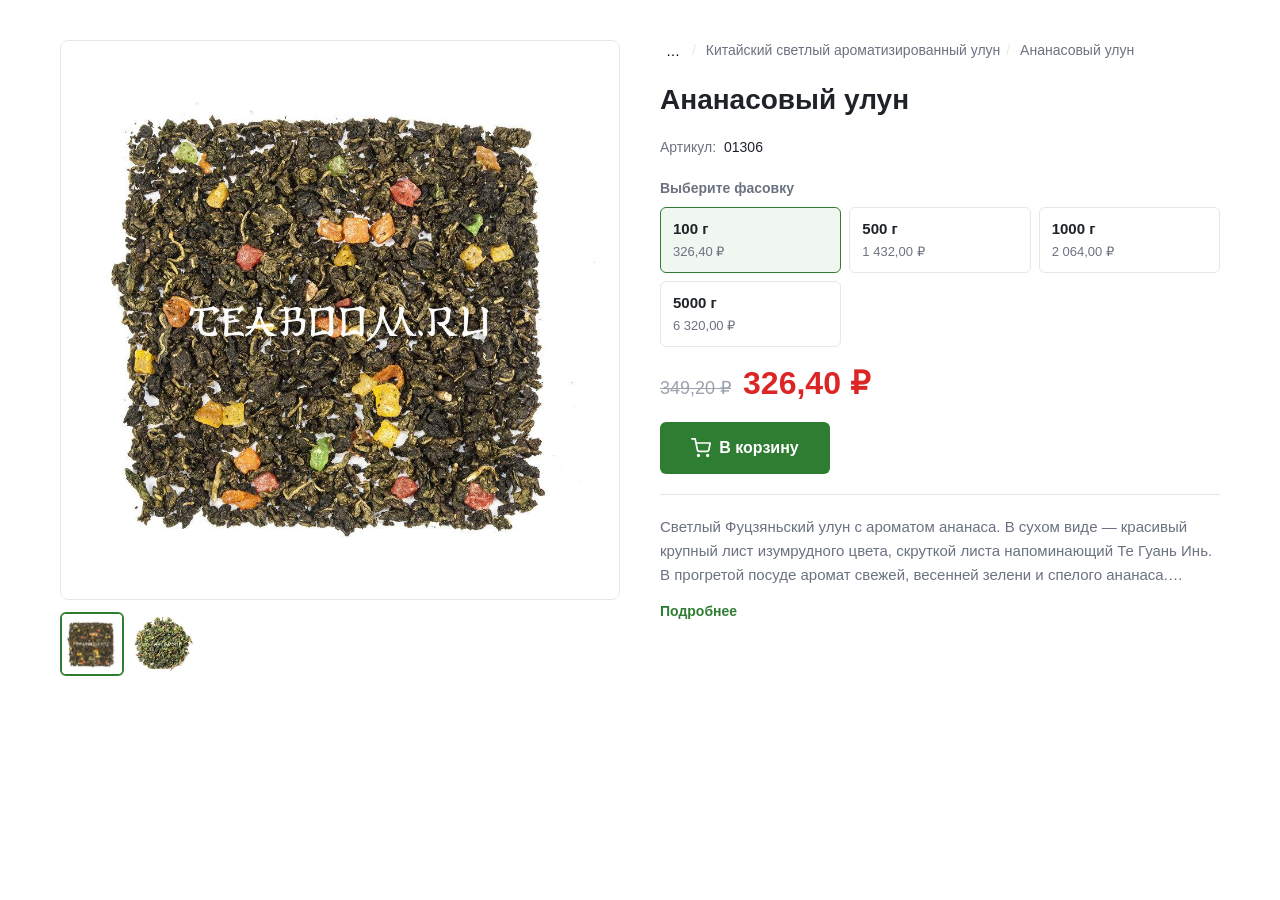
<file: index.html>
<!DOCTYPE html>
<html lang="ru">

<head>
    <meta charset="UTF-8">
    <meta name="viewport" content="width=device-width, initial-scale=1.0">
    <meta name="description"
        content="Ананасовый улун — светлый Фуцзяньский улун с ароматом ананаса. Купить в интернет-магазине.">
    <title>Ананасовый улун — купить | Интернет-магазин</title>
    <link rel="canonical" href="https://teaboom.ru/product/ananasovij-ulun">
    <link rel="stylesheet" href="css/normalize.css" type="text/css">
    <link rel="stylesheet" href="css/style.css" type="text/css">

    <!-- Open Graph -->
    <link rel="shortcut icon" href="favicon.ico" type="image/ico">

    <meta property="og:type" content="product">
    <meta property="og:title" content="Ананасовый улун">
    <meta property="og:description" content="Светлый Фуцзяньский улун с ароматом ананаса.">
    <meta property="og:image" content="images/e4bb1618-fb80-41e2-8758-86f884ce095d.jpg">
    <meta property="og:url" content="https://teaboom.ru/product/ananasovij-ulun">
    <meta property="product:price:amount" content="326.40">
    <meta property="product:price:currency" content="RUB">
    <script src="js/product.js" defer></script>
</head>

<body>

    <main>
        <article class="product" itemscope itemtype="https://schema.org/Product">

            <section class="product__gallery" aria-label="Изображения товара">
                <figure class="product__figure">
                    <img class="product__image" id="product-main-image"
                        src="images/product/e4bb1618-fb80-41e2-8758-86f884ce095d.jpg" width="800" height="800"
                        alt="Ананасовый улун — крупный скрученный лист изумрудного цвета" itemprop="image"
                        loading="eager" fetchpriority="high">
                    <figcaption class="product__caption visually-hidden">
                        Ананасовый улун, сухой лист
                    </figcaption>
                </figure>

                <ul class="product__thumbs" role="list">
                    <li>
                        <button type="button" class="product__thumb is-active" aria-label="Показать изображение 1"
                            aria-current="true" data-image-src="images/product/e4bb1618-fb80-41e2-8758-86f884ce095d.jpg"
                            data-image-alt="Ананасовый улун — крупный скрученный лист изумрудного цвета">
                            <img src="images/product/e4bb1618-fb80-41e2-8758-86f884ce095d.jpg" width="60" height="60"
                                alt="">
                        </button>
                    </li>
                    <li>
                        <button type="button" class="product__thumb" aria-label="Показать изображение 2"
                            data-image-src="images/product/698cfc7a-2fea-4824-a919-7c69cad98195.jpg"
                            data-image-alt="Ананасовый улун в прогретой посуде">
                            <img src="images/product/698cfc7a-2fea-4824-a919-7c69cad98195.jpg" width="60" height="60"
                                alt="">
                        </button>
                    </li>
                </ul>
            </section>

            <section class="product__info" aria-labelledby="product-title">

                <nav class="product__breadcrumbs" aria-label="Хлебные крошки">
                    <ol class="breadcrumbs" id="breadcrumbs" itemscope itemtype="https://schema.org/BreadcrumbList">

                        <li itemprop="itemListElement" itemscope itemtype="https://schema.org/ListItem">
                            <a itemprop="item" href="https://teaboom.ru/category-root">
                                <span itemprop="name">Каталог</span>
                            </a>
                            <meta itemprop="position" content="1">
                        </li>

                        <li itemprop="itemListElement" itemscope itemtype="https://schema.org/ListItem">
                            <a itemprop="item" href="https://teaboom.ru/category-ulun">
                                <span itemprop="name">Улун</span>
                            </a>
                            <meta itemprop="position" content="2">
                        </li>

                        <li itemprop="itemListElement" itemscope itemtype="https://schema.org/ListItem">
                            <a itemprop="item" href="https://teaboom.ru/category-aromatizirovannyj-ulun">
                                <span itemprop="name">Ароматизированный улун</span>
                            </a>
                            <meta itemprop="position" content="3">
                        </li>

                        <li itemprop="itemListElement" itemscope itemtype="https://schema.org/ListItem">
                            <a itemprop="item" href="https://teaboom.ru/category-kitajskij-aromatizirovannyj-ulun">
                                <span itemprop="name">Китайский ароматизированный улун</span>
                            </a>
                            <meta itemprop="position" content="4">
                        </li>

                        <li itemprop="itemListElement" itemscope itemtype="https://schema.org/ListItem">
                            <a itemprop="item"
                                href="https://teaboom.ru/category-kitajskij-svetlyj-aromatizirovannyj-ulun">
                                <span itemprop="name">Китайский светлый ароматизированный улун</span>
                            </a>
                            <meta itemprop="position" content="5">
                        </li>

                        <li itemprop="itemListElement" itemscope itemtype="https://schema.org/ListItem">
                            <span itemprop="name" aria-current="page">Ананасовый улун</span>
                            <meta itemprop="position" content="6">
                        </li>

                    </ol>
                </nav>

                <h1 class="product__title" id="product-title" itemprop="name">
                    Ананасовый улун
                </h1>

                <p class="product__sku">
                    <span class="product__sku-label">Артикул:</span>
                    <span class="product__sku-value" id="product-sku" itemprop="sku">01306</span>
                </p>

                <fieldset class="product__variants">
                    <legend class="product__variants-legend">Выберите фасовку</legend>

                    <div class="product__variants-list" role="radiogroup" aria-label="Фасовка">
                        <label class="product__variant">
                            <input type="radio" name="variant" value="1306" data-sku="01306" data-price="326.40"
                                data-old-price="349.20" checked>
                            <span class="product__variant-name">100 г</span>
                            <span class="product__variant-price">326,40 ₽</span>
                        </label>

                        <label class="product__variant">
                            <input type="radio" name="variant" value="1307" data-sku="01307" data-price="1432.00"
                                data-old-price="1646.00">
                            <span class="product__variant-name">500 г</span>
                            <span class="product__variant-price">1 432,00 ₽</span>
                        </label>

                        <label class="product__variant">
                            <input type="radio" name="variant" value="1308" data-sku="01308" data-price="2064.00"
                                data-old-price="2592.00">
                            <span class="product__variant-name">1000 г</span>
                            <span class="product__variant-price">2 064,00 ₽</span>
                        </label>

                        <label class="product__variant">
                            <input type="radio" name="variant" value="1309" data-sku="01309" data-price="6320.00"
                                data-old-price="8710.00">
                            <span class="product__variant-name">5000 г</span>
                            <span class="product__variant-price">6 320,00 ₽</span>
                        </label>
                    </div>
                </fieldset>

                <div class="product__price" itemprop="offers" itemscope itemtype="https://schema.org/Offer">
                    <meta itemprop="priceCurrency" content="RUB">
                    <meta itemprop="availability" content="https://schema.org/InStock">
                    <link itemprop="url" href="https://example.com/product/ananasovij-ulun">

                    <p class="product__price-old" id="product-old-price" hidden>
                        <span class="visually-hidden">Старая цена:</span>
                        <s class="product__price-old-value">
                            <span id="product-old-price-value">349,20 ₽</span>
                        </s>
                    </p>

                    <p class="product__price-current" id="product-price-current">
                        <span class="visually-hidden">Текущая цена:</span>
                        <strong class="product__price-value" itemprop="price" content="326.40">
                            <span id="product-price-value">326,40 ₽</span>
                        </strong>
                    </p>
                </div>

                <div class="product__actions">
                    <button type="button" class="button button--primary product__add-to-cart" id="add-to-cart"
                        data-product-id="71" aria-describedby="cart-status">
                        <svg class="button__icon" width="20" height="20" aria-hidden="true" focusable="false"
                            viewBox="0 0 24 24" fill="none" stroke="currentColor" stroke-width="2"
                            stroke-linecap="round" stroke-linejoin="round">
                            <circle cx="9" cy="21" r="1"></circle>
                            <circle cx="20" cy="21" r="1"></circle>
                            <path d="M1 1h4l2.68 13.39a2 2 0 0 0 2 1.61h9.72a2 2 0 0 0 2-1.61L23 6H6"></path>
                        </svg>
                        <span class="button__text">В корзину</span>
                    </button>

                    <p id="cart-status" class="product__cart-status visually-hidden" role="status" aria-live="polite">
                    </p>
                </div>

                <section class="product__description" aria-labelledby="product-description-title">
                    <h2 class="product__description-title visually-hidden" id="product-description-title">
                        Описание
                    </h2>
                    <div class="max-heigth-block" data-max-textLine="3">
                        <div class="max-heigth-block__text">
                            <p class="product__description-text" itemprop="description">
                                Светлый Фуцзяньский улун с ароматом ананаса. В сухом виде — красивый крупный лист
                                изумрудного
                                цвета, скруткой листа напоминающий Те Гуань Инь. В прогретой посуде аромат свежей,
                                весенней
                                зелени и спелого ананаса. Скрученный лист медленно раскрывается, отдавая весь свой
                                аромат. Тем,
                                кому пришёлся по вкусу этот чай, может также понравиться связанный чай «Ананасовый рай».
                            </p>
                        </div>
                        <div>
                            <a class="product__description-link max-heigth-block__button">
                                Подробнее
                            </a>
                        </div>
                    </div>
                </section>

            </section>
        </article>
    </main>


</body>

</html>
</file>
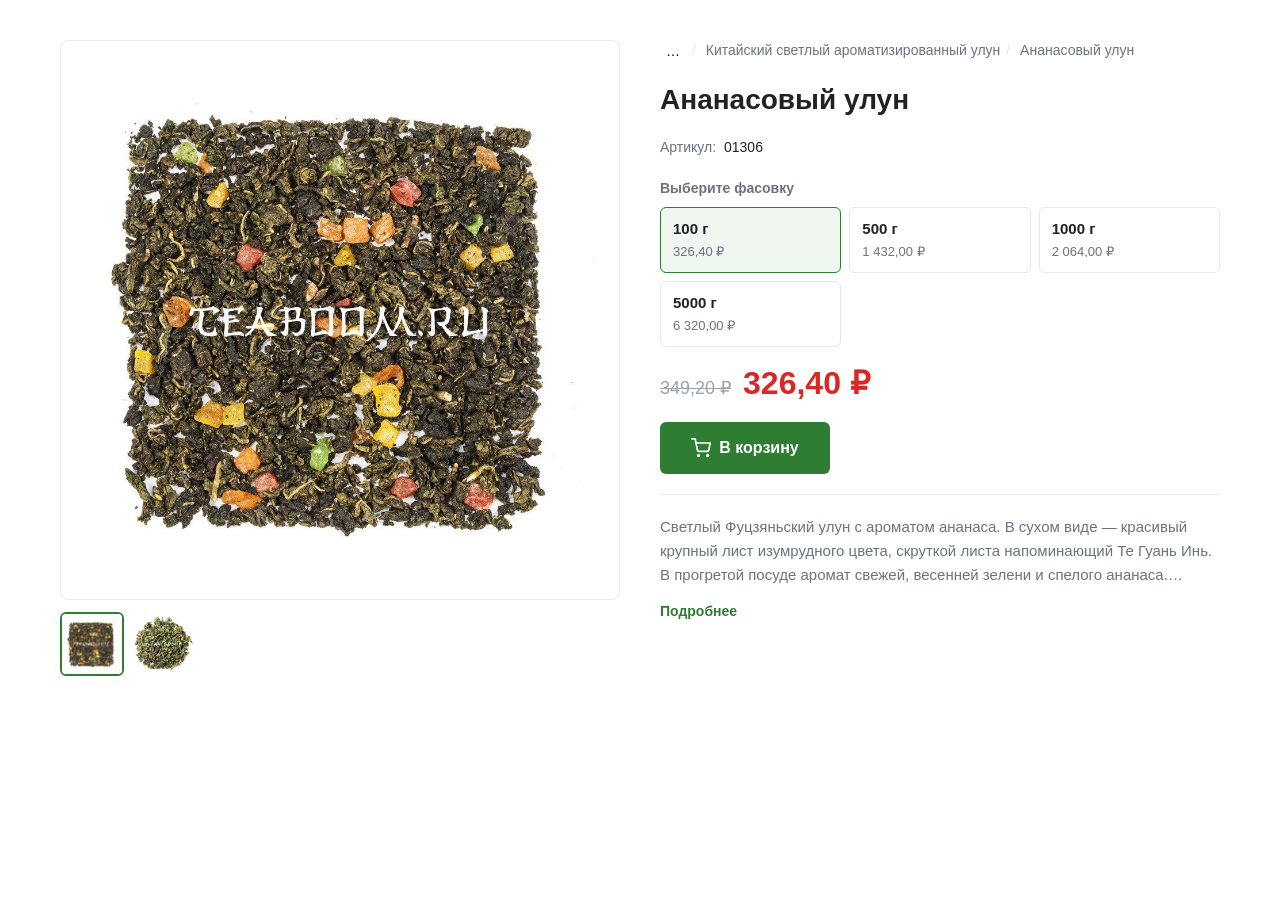
<file: test.html>
<!DOCTYPE html>
<html lang="ru">

<head>
    <meta charset="UTF-8">
    <meta name="viewport" content="width=device-width, initial-scale=1.0">
    <meta name="description"
        content="Ананасовый улун — светлый Фуцзяньский улун с ароматом ананаса. Купить в интернет-магазине.">
    <title>Ананасовый улун — купить | Интернет-магазин</title>
    <link rel="canonical" href="https://teaboom.ru/product/ananasovij-ulun">
    <link rel="stylesheet" href="/css/normalize.css" type="text/css">
    <link rel="stylesheet" href="/css/style.css" type="text/css">

    <!-- Open Graph -->
    <link rel="shortcut icon" href="/favicon.ico" type="image/ico">

    <meta property="og:type" content="product">
    <meta property="og:title" content="Ананасовый улун">
    <meta property="og:description" content="Светлый Фуцзяньский улун с ароматом ананаса.">
    <meta property="og:image" content="/images/e4bb1618-fb80-41e2-8758-86f884ce095d.jpg">
    <meta property="og:url" content="https://teaboom.ru/product/ananasovij-ulun">
    <meta property="product:price:amount" content="326.40">
    <meta property="product:price:currency" content="RUB">
    <script src="/js/product.js" defer></script>
</head>

<body>

    <main>
        <article class="product" itemscope itemtype="https://schema.org/Product">

            <section class="product__gallery" aria-label="Изображения товара">
                <figure class="product__figure">
                    <img class="product__image" id="product-main-image"
                        src="/images/product/e4bb1618-fb80-41e2-8758-86f884ce095d.jpg" width="800" height="800"
                        alt="Ананасовый улун — крупный скрученный лист изумрудного цвета" itemprop="image"
                        loading="eager" fetchpriority="high">
                    <figcaption class="product__caption visually-hidden">
                        Ананасовый улун, сухой лист
                    </figcaption>
                </figure>

                <ul class="product__thumbs" role="list">
                    <li>
                        <button type="button" class="product__thumb is-active" aria-label="Показать изображение 1"
                            aria-current="true"
                            data-image-src="/images/product/e4bb1618-fb80-41e2-8758-86f884ce095d.jpg"
                            data-image-alt="Ананасовый улун — крупный скрученный лист изумрудного цвета">
                            <img src="/images/product/e4bb1618-fb80-41e2-8758-86f884ce095d.jpg" width="60" height="60"
                                alt="">
                        </button>
                    </li>
                    <li>
                        <button type="button" class="product__thumb" aria-label="Показать изображение 2"
                            data-image-src="/images/product/698cfc7a-2fea-4824-a919-7c69cad98195.jpg"
                            data-image-alt="Ананасовый улун в прогретой посуде">
                            <img src="/images/product/698cfc7a-2fea-4824-a919-7c69cad98195.jpg" width="60" height="60"
                                alt="">
                        </button>
                    </li>
                </ul>
            </section>

            <section class="product__info" aria-labelledby="product-title">

                <nav class="product__breadcrumbs" aria-label="Хлебные крошки">
                    <ol class="breadcrumbs" id="breadcrumbs" itemscope itemtype="https://schema.org/BreadcrumbList">

                        <li itemprop="itemListElement" itemscope itemtype="https://schema.org/ListItem">
                            <a itemprop="item" href="/category-root">
                                <span itemprop="name">Каталог</span>
                            </a>
                            <meta itemprop="position" content="1">
                        </li>

                        <li itemprop="itemListElement" itemscope itemtype="https://schema.org/ListItem">
                            <a itemprop="item" href="/category-ulun">
                                <span itemprop="name">Улун</span>
                            </a>
                            <meta itemprop="position" content="2">
                        </li>

                        <li itemprop="itemListElement" itemscope itemtype="https://schema.org/ListItem">
                            <a itemprop="item" href="/category-aromatizirovannyj-ulun">
                                <span itemprop="name">Ароматизированный улун</span>
                            </a>
                            <meta itemprop="position" content="3">
                        </li>

                        <li itemprop="itemListElement" itemscope itemtype="https://schema.org/ListItem">
                            <a itemprop="item" href="/category-kitajskij-aromatizirovannyj-ulun">
                                <span itemprop="name">Китайский ароматизированный улун</span>
                            </a>
                            <meta itemprop="position" content="4">
                        </li>

                        <li itemprop="itemListElement" itemscope itemtype="https://schema.org/ListItem">
                            <a itemprop="item" href="/category-kitajskij-svetlyj-aromatizirovannyj-ulun">
                                <span itemprop="name">Китайский светлый ароматизированный улун</span>
                            </a>
                            <meta itemprop="position" content="5">
                        </li>

                        <li itemprop="itemListElement" itemscope itemtype="https://schema.org/ListItem">
                            <span itemprop="name" aria-current="page">Ананасовый улун</span>
                            <meta itemprop="position" content="6">
                        </li>

                    </ol>
                </nav>

                <h1 class="product__title" id="product-title" itemprop="name">
                    Ананасовый улун
                </h1>

                <p class="product__sku">
                    <span class="product__sku-label">Артикул:</span>
                    <span class="product__sku-value" id="product-sku" itemprop="sku">01306</span>
                </p>

                <fieldset class="product__variants">
                    <legend class="product__variants-legend">Выберите фасовку</legend>

                    <div class="product__variants-list" role="radiogroup" aria-label="Фасовка">
                        <label class="product__variant">
                            <input type="radio" name="variant" value="1306" data-sku="01306" data-price="326.40"
                                data-old-price="349.20" checked>
                            <span class="product__variant-name">100 г</span>
                            <span class="product__variant-price">326,40 ₽</span>
                        </label>

                        <label class="product__variant">
                            <input type="radio" name="variant" value="1307" data-sku="01307" data-price="1432.00"
                                data-old-price="1646.00">
                            <span class="product__variant-name">500 г</span>
                            <span class="product__variant-price">1 432,00 ₽</span>
                        </label>

                        <label class="product__variant">
                            <input type="radio" name="variant" value="1308" data-sku="01308" data-price="2064.00"
                                data-old-price="2592.00">
                            <span class="product__variant-name">1000 г</span>
                            <span class="product__variant-price">2 064,00 ₽</span>
                        </label>

                        <label class="product__variant">
                            <input type="radio" name="variant" value="1309" data-sku="01309" data-price="6320.00"
                                data-old-price="8710.00">
                            <span class="product__variant-name">5000 г</span>
                            <span class="product__variant-price">6 320,00 ₽</span>
                        </label>
                    </div>
                </fieldset>

                <div class="product__price" itemprop="offers" itemscope itemtype="https://schema.org/Offer">
                    <meta itemprop="priceCurrency" content="RUB">
                    <meta itemprop="availability" content="https://schema.org/InStock">
                    <link itemprop="url" href="https://example.com/product/ananasovij-ulun">

                    <p class="product__price-old" id="product-old-price" hidden>
                        <span class="visually-hidden">Старая цена:</span>
                        <s class="product__price-old-value">
                            <span id="product-old-price-value">349,20 ₽</span>
                        </s>
                    </p>

                    <p class="product__price-current" id="product-price-current">
                        <span class="visually-hidden">Текущая цена:</span>
                        <strong class="product__price-value" itemprop="price" content="326.40">
                            <span id="product-price-value">326,40 ₽</span>
                        </strong>
                    </p>
                </div>

                <div class="product__actions">
                    <button type="button" class="button button--primary product__add-to-cart" id="add-to-cart"
                        data-product-id="71" aria-describedby="cart-status">
                        <svg class="button__icon" width="20" height="20" aria-hidden="true" focusable="false"
                            viewBox="0 0 24 24" fill="none" stroke="currentColor" stroke-width="2"
                            stroke-linecap="round" stroke-linejoin="round">
                            <circle cx="9" cy="21" r="1"></circle>
                            <circle cx="20" cy="21" r="1"></circle>
                            <path d="M1 1h4l2.68 13.39a2 2 0 0 0 2 1.61h9.72a2 2 0 0 0 2-1.61L23 6H6"></path>
                        </svg>
                        <span class="button__text">В корзину</span>
                    </button>

                    <p id="cart-status" class="product__cart-status visually-hidden" role="status" aria-live="polite">
                    </p>
                </div>

                <section class="product__description" aria-labelledby="product-description-title">
                    <h2 class="product__description-title visually-hidden" id="product-description-title">
                        Описание
                    </h2>
                    <div class="max-heigth-block" data-max-textLine="3">
                        <div class="max-heigth-block__text">
                            <p class="product__description-text" itemprop="description">
                                Светлый Фуцзяньский улун с ароматом ананаса. В сухом виде — красивый крупный лист
                                изумрудного
                                цвета, скруткой листа напоминающий Те Гуань Инь. В прогретой посуде аромат свежей,
                                весенней
                                зелени и спелого ананаса. Скрученный лист медленно раскрывается, отдавая весь свой
                                аромат. Тем,
                                кому пришёлся по вкусу этот чай, может также понравиться связанный чай «Ананасовый рай».
                            </p>
                        </div>
                        <div>
                            <a class="product__description-link max-heigth-block__button">
                                Подробнее
                            </a>
                        </div>
                    </div>
                </section>

            </section>
        </article>
    </main>


</body>

</html>
</file>
<file: css/style.css>
:root {
    --color-text: #1f2328;
    --color-text-muted: #6b7280;
    --color-border: #e5e7eb;
    --color-bg: #ffffff;
    --color-bg-subtle: #f9fafb;
    --color-primary: #2e7d32;
    --color-primary-hover: #1b5e20;
    --color-price-old: #9ca3af;
    --color-sale: #dc2626;
    --radius: 8px;
    --radius-sm: 6px;
    --gap: 16px;
    --font-base:
        -apple-system, BlinkMacSystemFont, "Segoe UI", Roboto, "Helvetica Neue",
        Arial, sans-serif;
}

*,
*::before,
*::after {
    box-sizing: border-box;
}

html {
    -webkit-text-size-adjust: 100%;
    text-size-adjust: 100%;
}

body {
    margin: 0;
    font-family: var(--font-base);
    font-size: 16px;
    line-height: 1.5;
    color: var(--color-text);
    background: var(--color-bg);
}

img {
    max-width: 100%;
    height: auto;
    display: block;
}

button {
    font: inherit;
    cursor: pointer;
    background-color: inherit;
    border: none;
}

a {
    color: var(--color-primary);
    text-decoration: none;
}

a:hover {
    text-decoration: underline;
}

fieldset {
    border: 0;
    margin: 0;
    padding: 0;
    min-width: 0;
}

legend {
    padding: 0;
}

.visually-hidden {
    position: absolute;
    width: 1px;
    height: 1px;
    padding: 0;
    margin: -1px;
    overflow: hidden;
    clip: rect(0, 0, 0, 0);
    white-space: nowrap;
    border: 0;
}

.product {
    display: grid;
    grid-template-columns: minmax(0, 1fr) minmax(0, 1fr);
    gap: 40px;
    max-width: 1200px;
    margin: 40px auto;
    padding: 0 20px;
}

@media (max-width: 768px) {
    .product {
        grid-template-columns: 1fr;
        gap: 24px;
        margin: 20px auto;
    }
}

/* product__gallery */
.product__gallery {
    /* position: sticky;
            top: 20px; */
    align-self: start;
}

.product__figure {
    margin: 0;
    background: var(--color-bg-subtle);
    border: 1px solid var(--color-border);
    border-radius: var(--radius);
    overflow: hidden;
}

.product__image {
    width: 100%;
    aspect-ratio: 1 / 1;
    object-fit: cover;
}

.product__thumbs {
    display: flex;
    gap: 8px;
    list-style: none;
    padding: 0;
    margin: 12px 0 0;
}

.product__thumb {
    padding: 0;
    border: 2px solid transparent;
    border-radius: var(--radius-sm);
    background: none;
    overflow: hidden;
    transition: border-color 0.15s ease;
}

.product__thumb img {
    width: 60px;
    height: 60px;
    object-fit: cover;
    display: block;
}

.product__thumb:hover {
    border-color: var(--color-border);
}

.product__thumb.is-active {
    border-color: var(--color-primary);
}

.product__thumb:focus-visible {
    outline: 2px solid var(--color-primary);
    outline-offset: 2px;
}

/* breadcrumbs */
.product__breadcrumbs {
    font-size: 14px;
    color: var(--color-text-muted);
}

.breadcrumbs {
    display: flex;
    flex-wrap: wrap;
    gap: 6px;
    list-style: none;
    padding: 0;
    margin: 0;
}

.breadcrumbs li+li::before {
    content: "/";
    margin-right: 6px;
    color: var(--color-border);
}

.breadcrumbs a {
    color: var(--color-text-muted);
}

.breadcrumbs a:hover {
    color: var(--color-primary);
}

.breadcrumbs__ellipsis:hover {
    text-decoration: underline;
    color: var(--color-primary);
}


/* product__info */
.product__info {
    display: flex;
    flex-direction: column;
    gap: 20px;
}

.product__title {
    margin: 0;
    font-size: 28px;
    line-height: 1.2;
    font-weight: 700;
}

.product__sku {
    margin: 0;
    font-size: 14px;
    color: var(--color-text-muted);
}

.product__sku-label {
    margin-right: 4px;
}

.product__sku-value {
    color: var(--color-text);
    font-variant-numeric: tabular-nums;
}

/* product__variants */
.product__variants-legend {
    font-size: 14px;
    font-weight: 600;
    color: var(--color-text-muted);
    margin-bottom: 8px;
}

.product__variants-list {
    display: grid;
    grid-template-columns: repeat(auto-fill, minmax(140px, 1fr));
    gap: 8px;
}

.product__variant {
    display: flex;
    flex-direction: column;
    gap: 2px;
    padding: 10px 12px;
    border: 1px solid var(--color-border);
    border-radius: var(--radius-sm);
    background: var(--color-bg);
    cursor: pointer;
    transition:
        border-color 0.15s ease,
        background 0.15s ease;
    position: relative;
}

.product__variant:hover {
    border-color: var(--color-primary);
}

.product__variant input[type="radio"] {
    position: absolute;
    opacity: 0;
    pointer-events: none;
}

.product__variant:has(input:focus-visible) {
    outline: 2px solid var(--color-primary);
    outline-offset: 2px;
}

.product__variant:has(input:checked) {
    border-color: var(--color-primary);
    background: #f0f7f0;
}

.product__variant-name {
    font-weight: 600;
    font-size: 15px;
}

.product__variant-price {
    font-size: 13px;
    color: var(--color-text-muted);
    font-variant-numeric: tabular-nums;
}

/* product__price */
.product__price {
    display: flex;
    align-items: baseline;
    gap: 12px;
    flex-wrap: wrap;
}

.product__price-current {
    margin: 0;
    order: 2;
}

.product__price-value {
    font-size: 32px;
    font-weight: 700;
    color: var(--color-text);
    font-variant-numeric: tabular-nums;
    line-height: 1;
}

.product__price-old {
    margin: 0;
    order: 1;
    font-size: 18px;
    color: var(--color-price-old);
    font-variant-numeric: tabular-nums;
}

.product__price-old s {
    text-decoration: line-through;
}

.product__price-current.is-sale .product__price-value {
    color: var(--color-sale);
}

/* product__add-to-cart */
.product__actions {
    display: flex;
    align-items: center;
    gap: 12px;
}


.product__add-to-cart {
    min-width: 170px;
}

.product__cart-status {
    font-size: 14px;
    line-height: 18px;
}

@media (max-width: 768px) {

    .product__cart-status {
        margin: 0;
        font-size: 12px;
        line-height: 16px;
    }

}

.button {
    display: inline-flex;
    align-items: center;
    justify-content: center;
    gap: 8px;
    padding: 14px 28px;
    border: 0;
    border-radius: var(--radius-sm);
    font-size: 16px;
    font-weight: 600;
    transition:
        background 0.15s ease,
        transform 0.05s ease;
    text-decoration: none;
}

.button--primary {
    background: var(--color-primary);
    color: #fff;
}

.button--primary:hover {
    background: var(--color-primary-hover);
}

.button--primary:active {
    transform: translateY(1px);
}

.button:focus-visible {
    outline: 2px solid var(--color-primary);
    outline-offset: 2px;
}

.button[disabled] {
    opacity: 0.6;
    cursor: not-allowed;
}

.button__icon {
    flex-shrink: 0;
}

/* product__description */
.product__description {
    padding-top: 20px;
    border-top: 1px solid var(--color-border);
}

.product__description-text {
    margin: 0 0 8px;
    color: var(--color-text-muted);
    font-size: 15px;
    line-height: 1.6;
}

.product__description-link {
    font-size: 14px;
    font-weight: 600;
}

/* max-heigth-block */
.max-heigth-block {
    display: flex;
    flex-direction: column;
    gap: 12px;
}

.max-heigth-block__text {
    overflow: hidden;
    display: -webkit-box;
    -webkit-box-orient: vertical;
    box-orient: vertical;
    /* text-overflow: ellipsis; */
    transition: max-height 0.2s ease-in-out;
}

.max-heigth-block__button {
    cursor: pointer;
}

.max-heigth-block__button:hover {
    text-decoration: underline;
}
</file>
